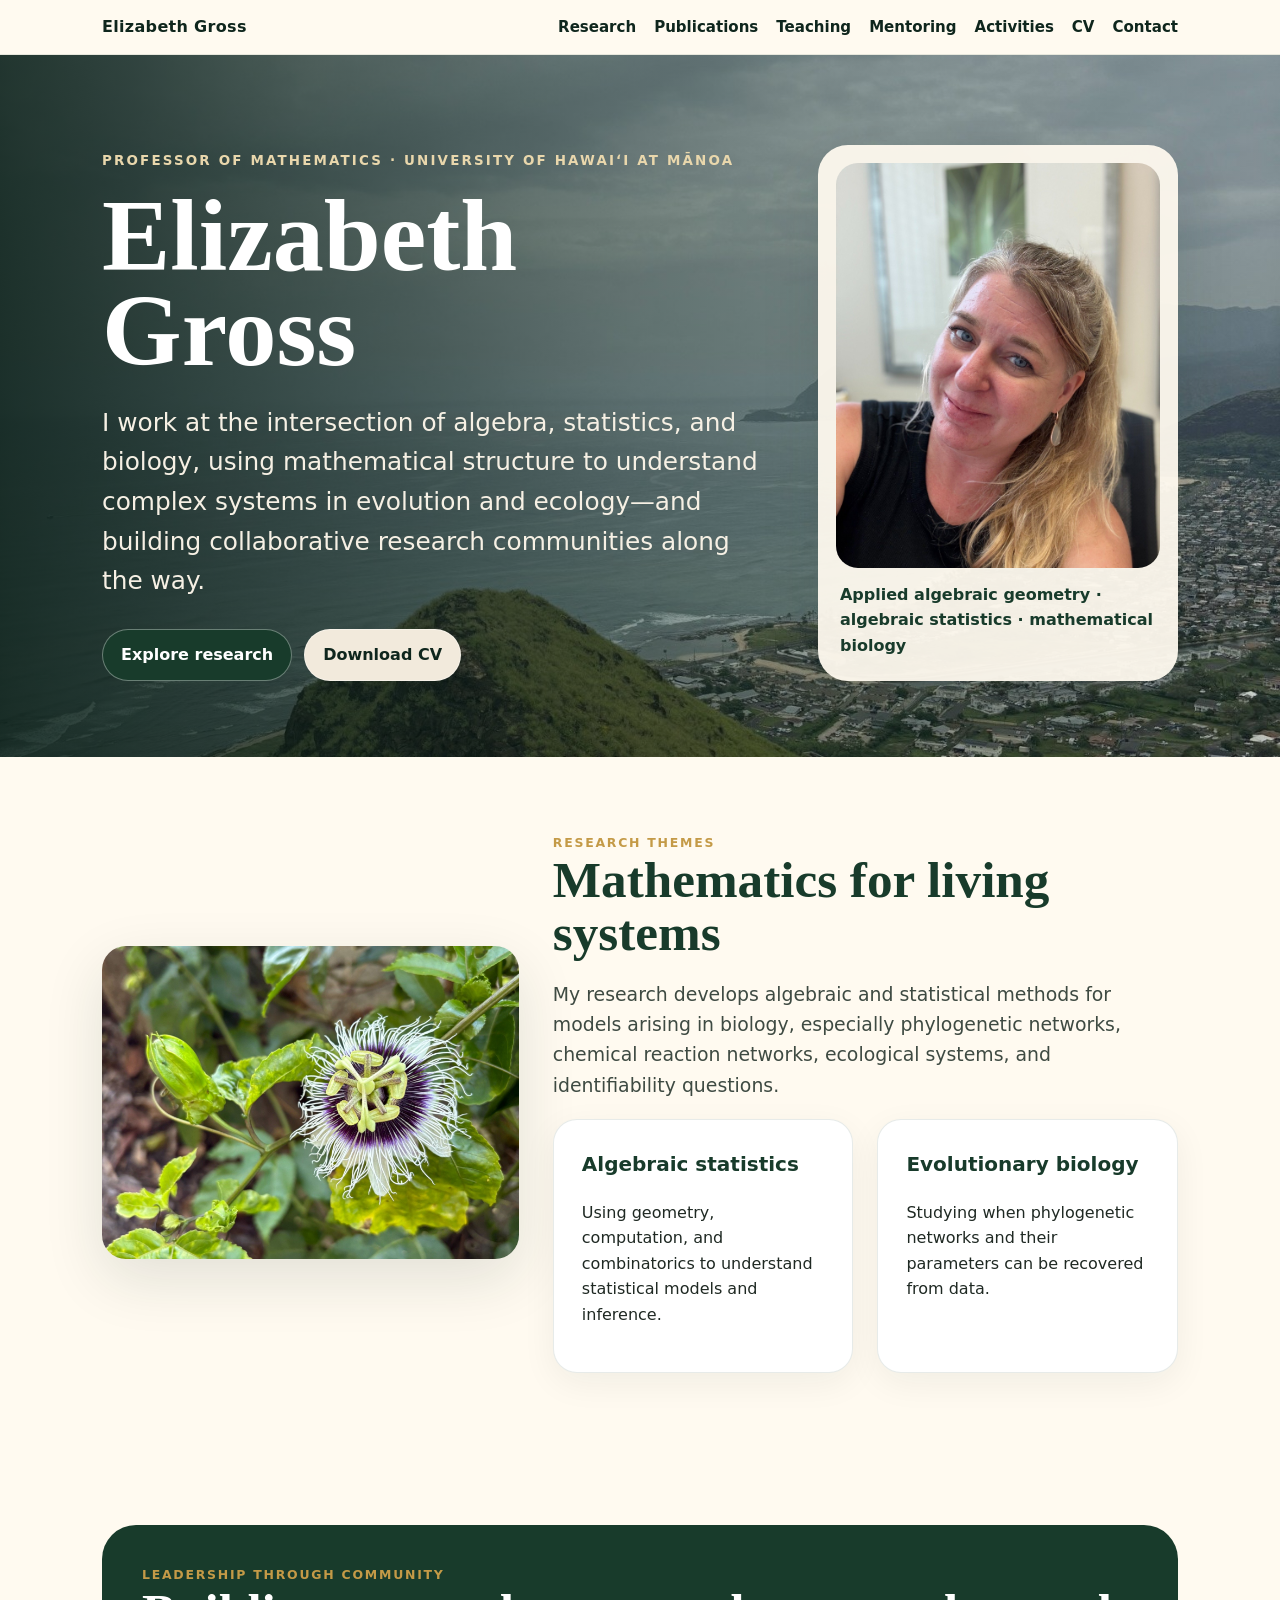
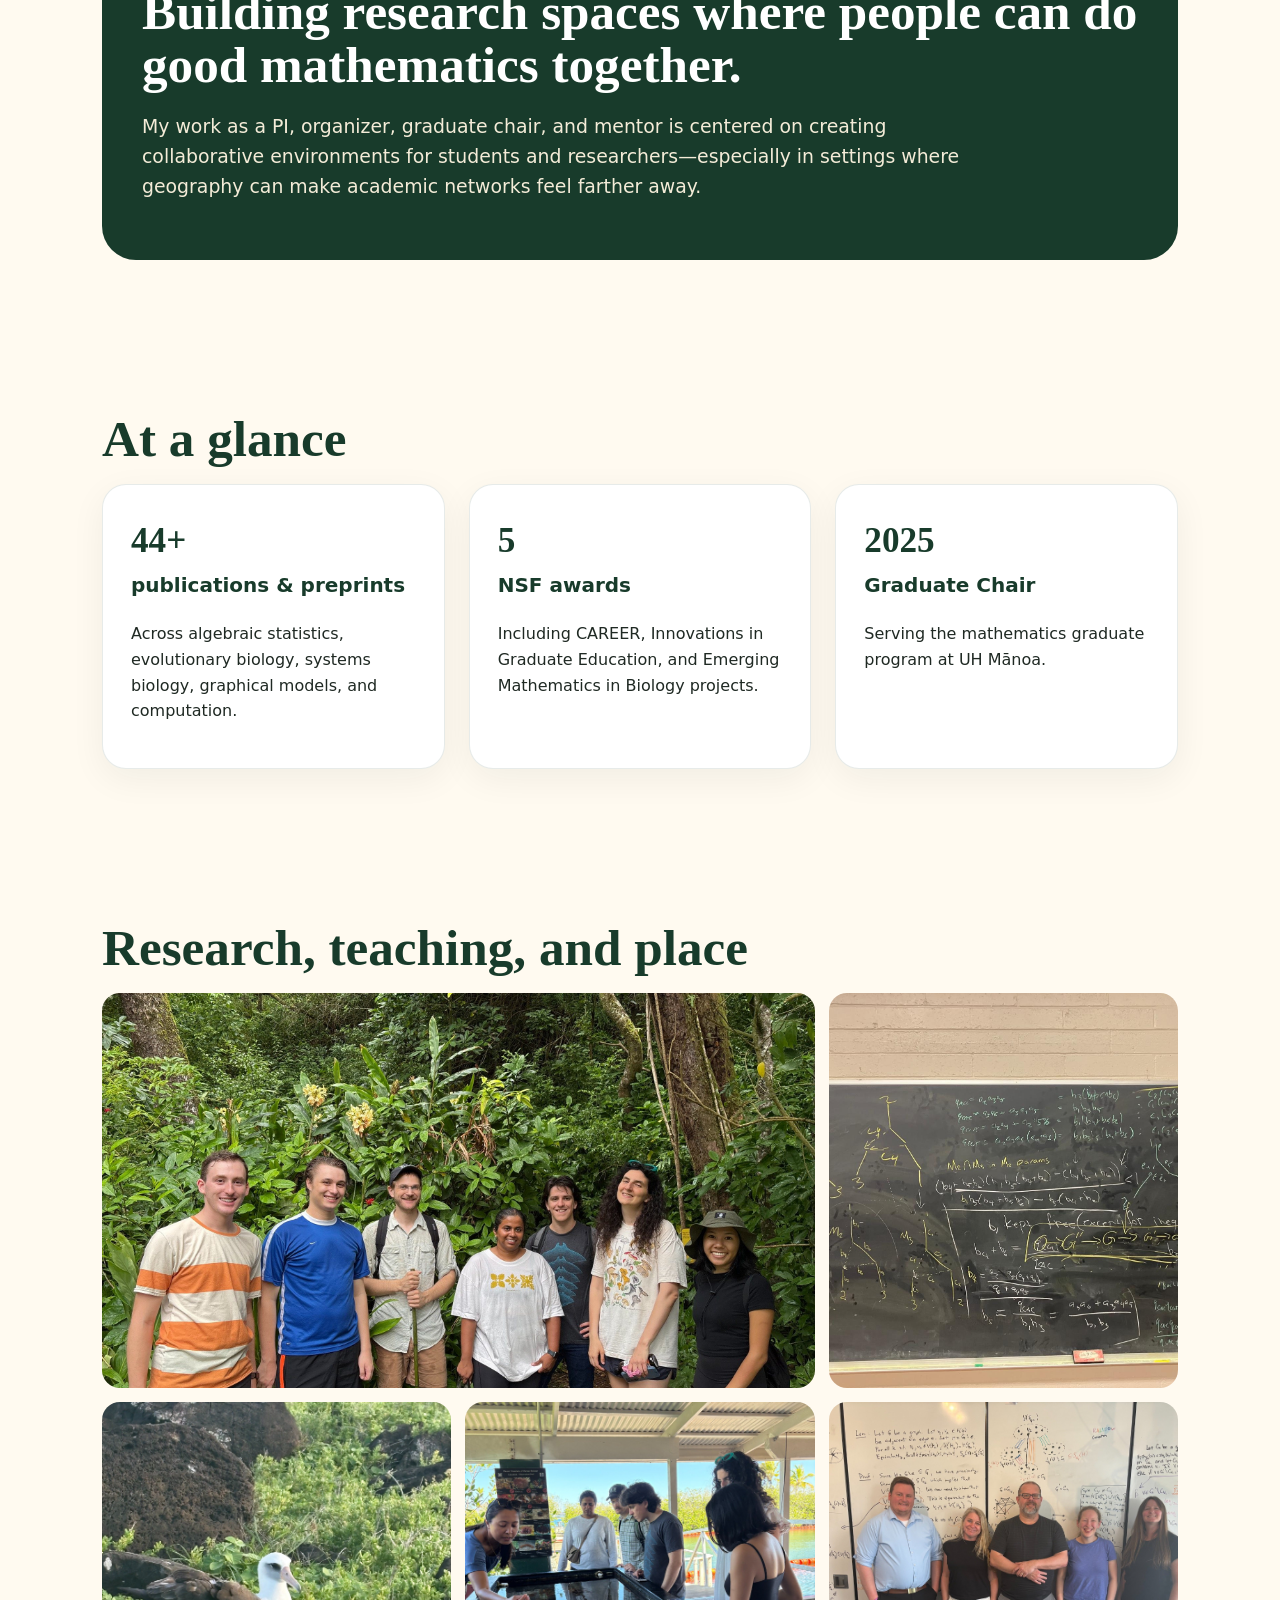
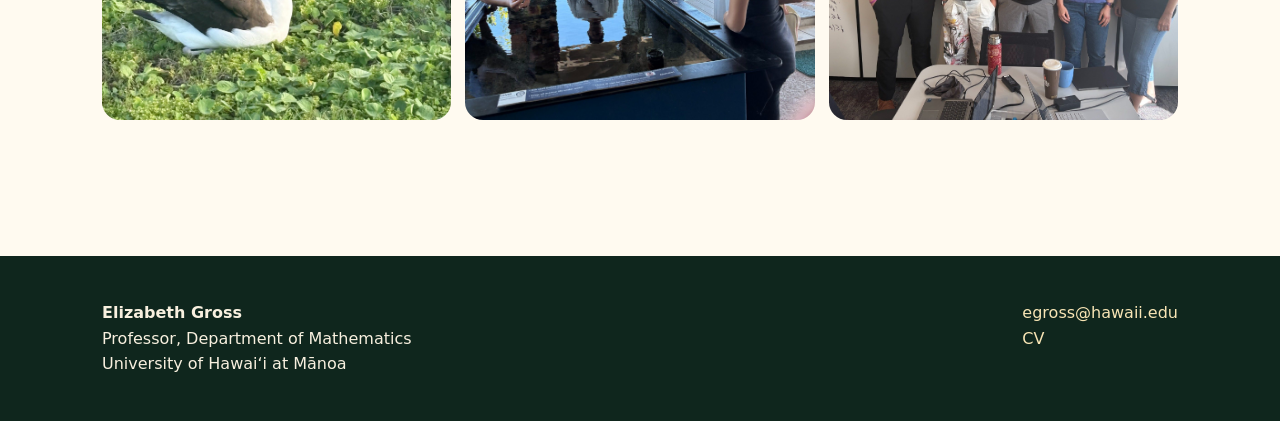
<file: index.html>
<!doctype html><html lang="en"><head><meta charset="utf-8"><meta name="viewport" content="width=device-width,initial-scale=1"><title>Elizabeth Gross | Mathematics</title><meta name="description" content="Elizabeth Gross, Professor of Mathematics at the University of Hawaiʻi at Mānoa."><link rel="stylesheet" href="assets/css/style.css"></head><body>
<header class="nav"><div class="nav-inner"><a class="brand" href="index.html">Elizabeth Gross</a><nav class="links"><a href="research.html">Research</a><a href="publications.html">Publications</a><a href="teaching.html">Teaching</a><a href="mentoring.html">Mentoring</a><a href="activities.html">Activities</a><a href="cv.html">CV</a><a href="contact.html">Contact</a></nav></div></header>
<section class="hero"><div class="hero-inner"><div><div class="eyebrow">Professor of Mathematics · University of Hawaiʻi at Mānoa</div><h1>Elizabeth Gross</h1><p class="tagline">I work at the intersection of algebra, statistics, and biology, using mathematical structure to understand complex systems in evolution and ecology—and building collaborative research communities along the way.</p><div class="btns"><a class="btn dark" href="research.html">Explore research</a><a class="btn" href="assets/docs/Elizabeth-Gross-CV.pdf">Download CV</a></div></div><aside class="hero-card"><img src="assets/images/headshot-office.jpg" alt="Elizabeth Gross"><p>Applied algebraic geometry · algebraic statistics · mathematical biology</p></aside></div></section>
<main>
<section class="section feature"><img src="assets/images/passionflower.jpg" alt="Hawaiʻi forest flower"><div><div class="kicker">Research themes</div><h2>Mathematics for living systems</h2><p class="lead">My research develops algebraic and statistical methods for models arising in biology, especially phylogenetic networks, chemical reaction networks, ecological systems, and identifiability questions.</p><div class="grid two"><div class="card"><h3>Algebraic statistics</h3><p>Using geometry, computation, and combinatorics to understand statistical models and inference.</p></div><div class="card"><h3>Evolutionary biology</h3><p>Studying when phylogenetic networks and their parameters can be recovered from data.</p></div></div></div></section>
<section class="section"><div class="quote"><div class="kicker">Leadership through community</div><h2>Building research spaces where people can do good mathematics together.</h2><p class="lead">My work as a PI, organizer, graduate chair, and mentor is centered on creating collaborative environments for students and researchers—especially in settings where geography can make academic networks feel farther away.</p></div></section>
<section class="section"><h2>At a glance</h2><div class="grid three"><div class="card"><div class="stat">44+</div><h3>publications & preprints</h3><p>Across algebraic statistics, evolutionary biology, systems biology, graphical models, and computation.</p></div><div class="card"><div class="stat">5</div><h3>NSF awards</h3><p>Including CAREER, Innovations in Graduate Education, and Emerging Mathematics in Biology projects.</p></div><div class="card"><div class="stat">2025</div><h3>Graduate Chair</h3><p>Serving the mathematics graduate program at UH Mānoa.</p></div></div></section>
<section class="section"><h2>Research, teaching, and place</h2><div class="gallery"><img class="span8" src="assets/images/forest-students.jpg" alt="Students in a Hawaiʻi forest"><img class="span4" src="assets/images/blackboard-phylo.jpg" alt="Blackboard with phylogenetic models"><img class="span4" src="assets/images/albatross-close.jpg" alt="Albatross in vegetation"><img class="span4" src="assets/images/himb-learning.jpg" alt="Students learning at HIMB"><img class="span4" src="assets/images/research-group-board.jpg" alt="Research group in front of whiteboard"></div></section>
</main><footer class="footer"><div class="footer-inner"><div><strong>Elizabeth Gross</strong><br>Professor, Department of Mathematics<br>University of Hawaiʻi at Mānoa</div><div><a href="mailto:egross@hawaii.edu">egross@hawaii.edu</a><br><a href="assets/docs/Elizabeth-Gross-CV.pdf">CV</a></div></div></footer></body></html>
</file>
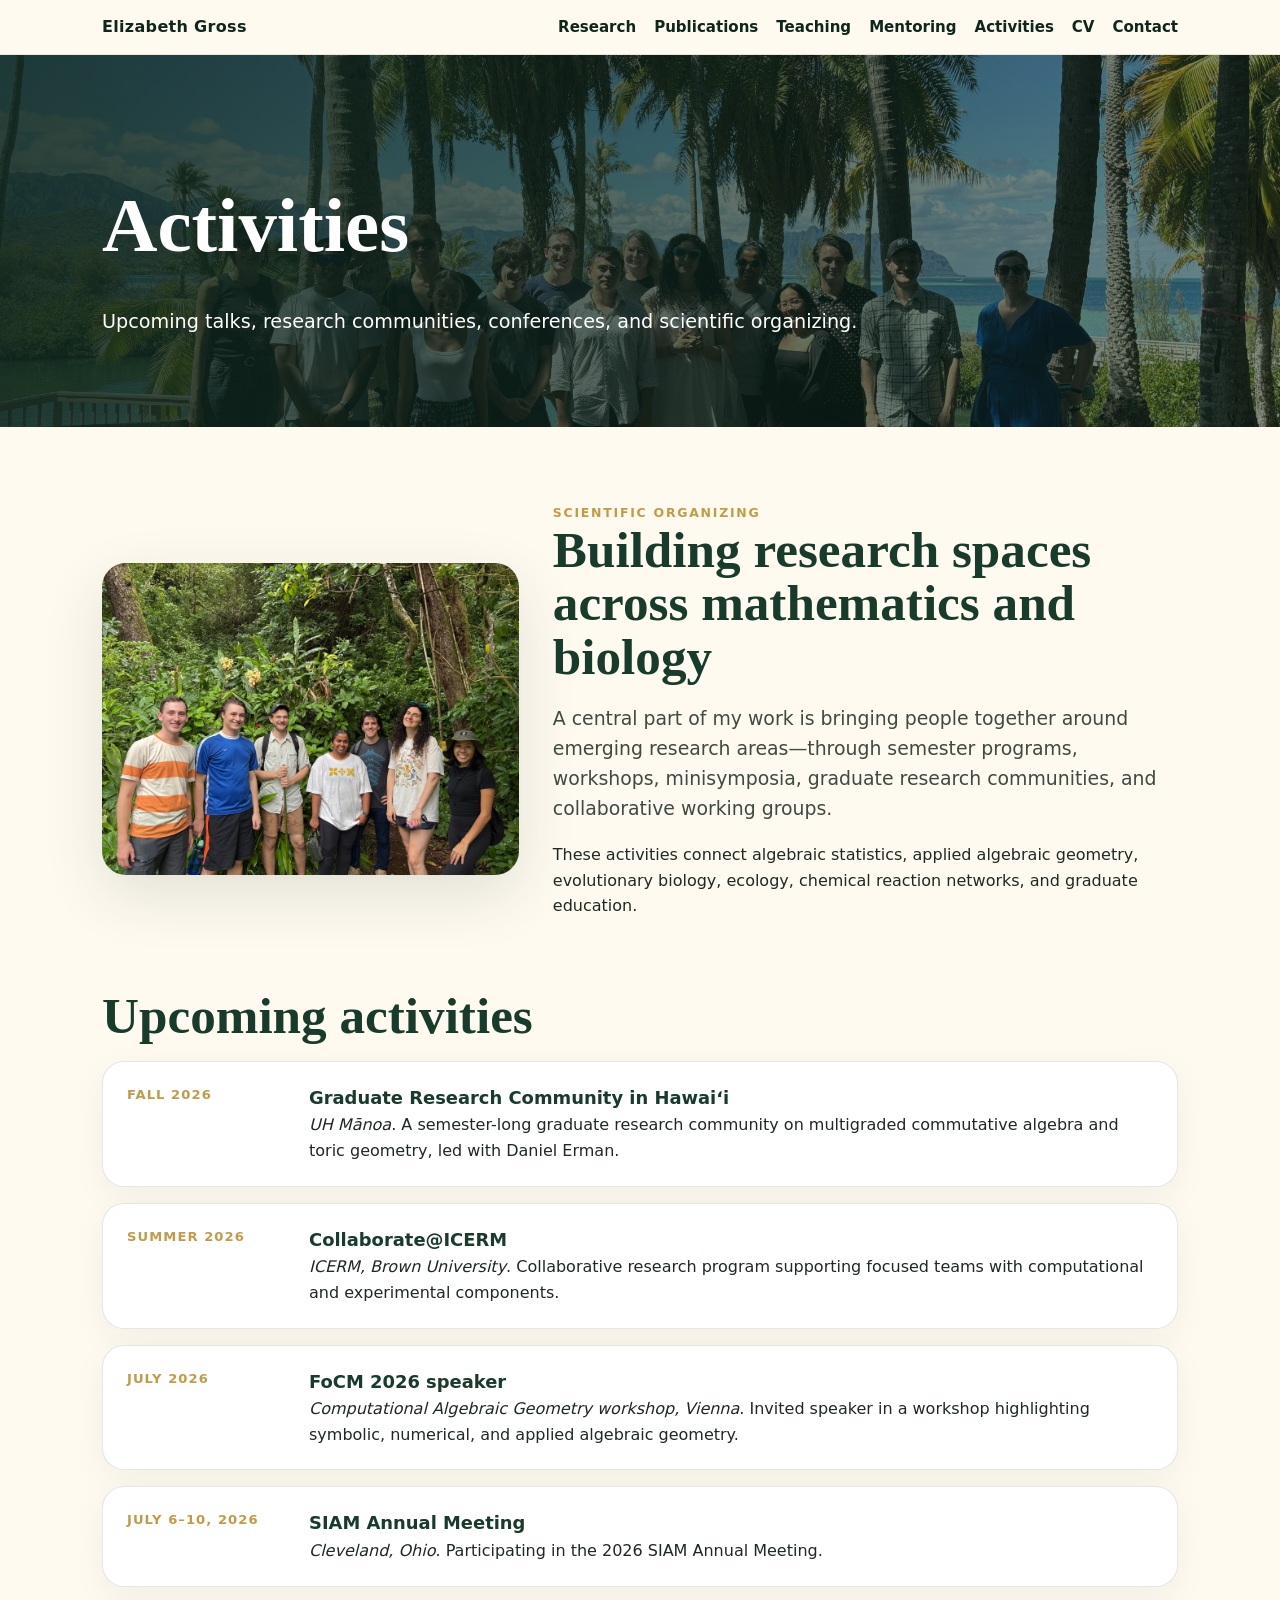
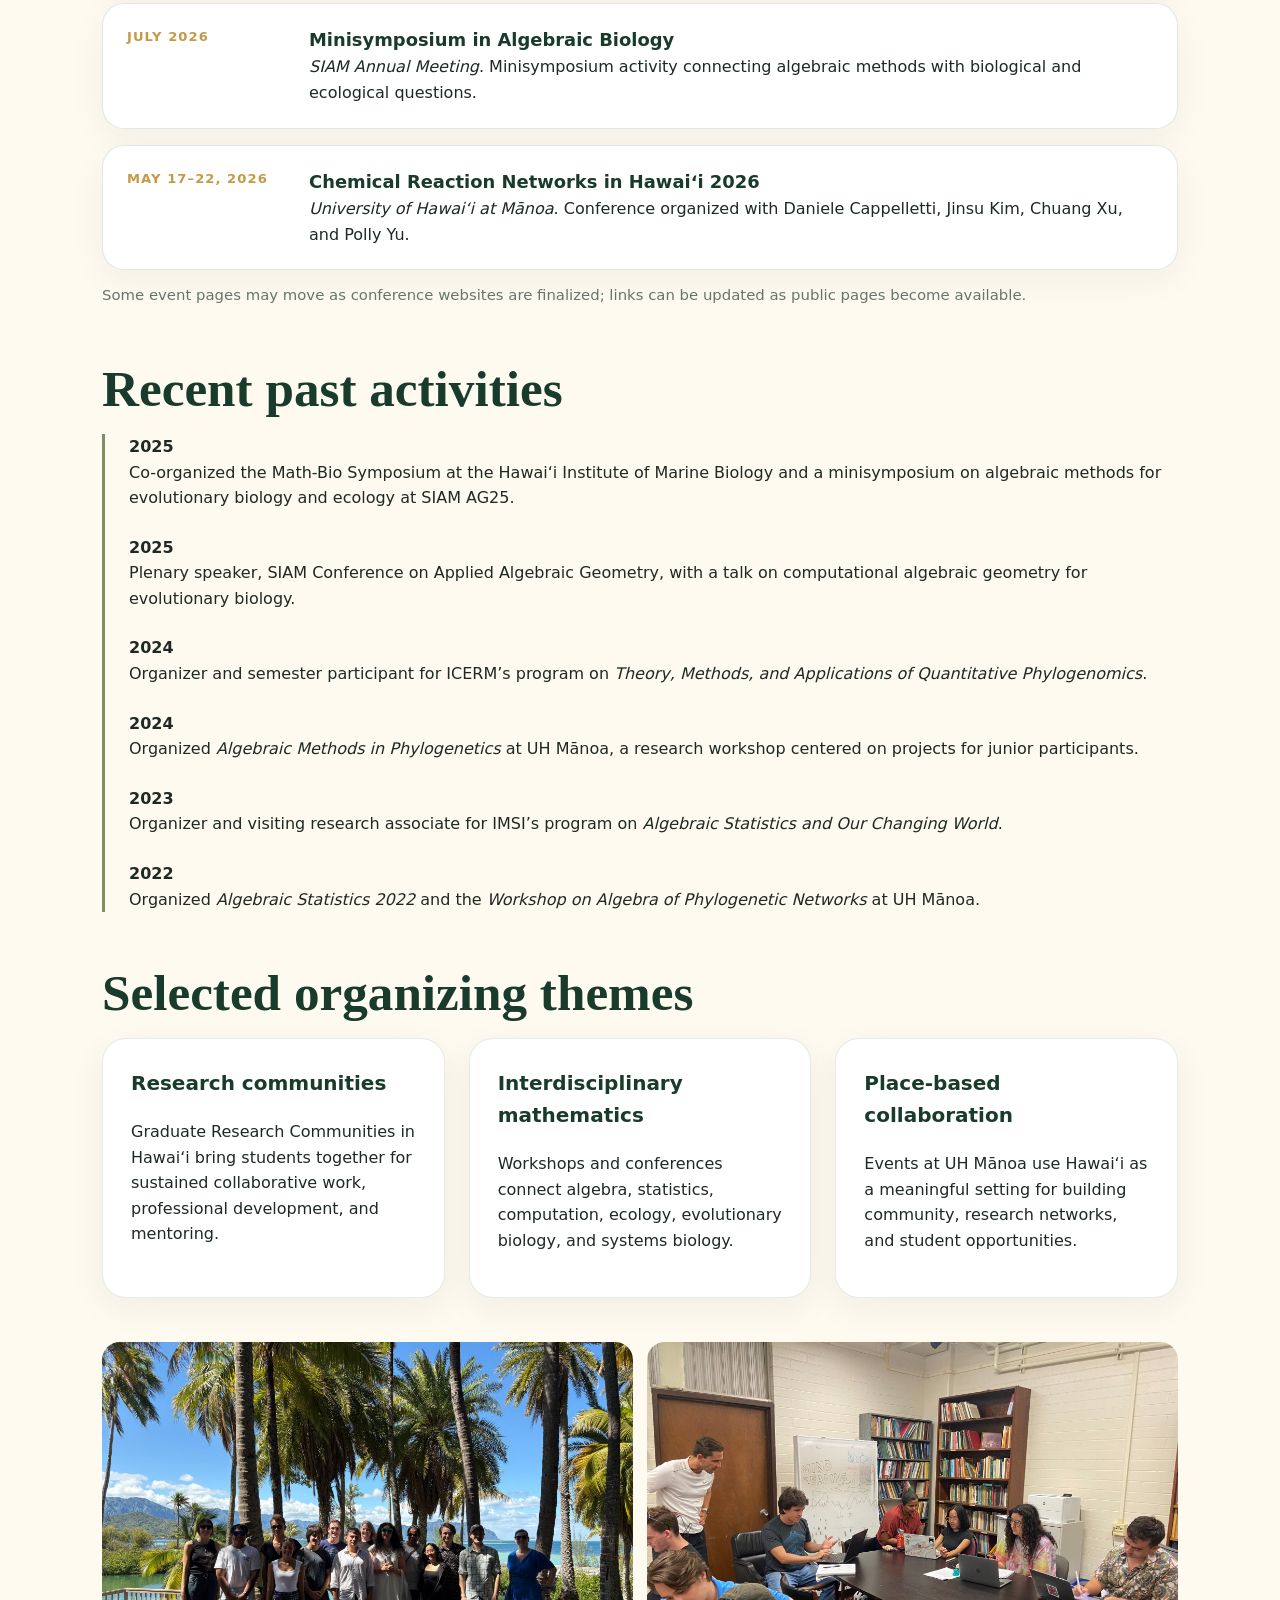
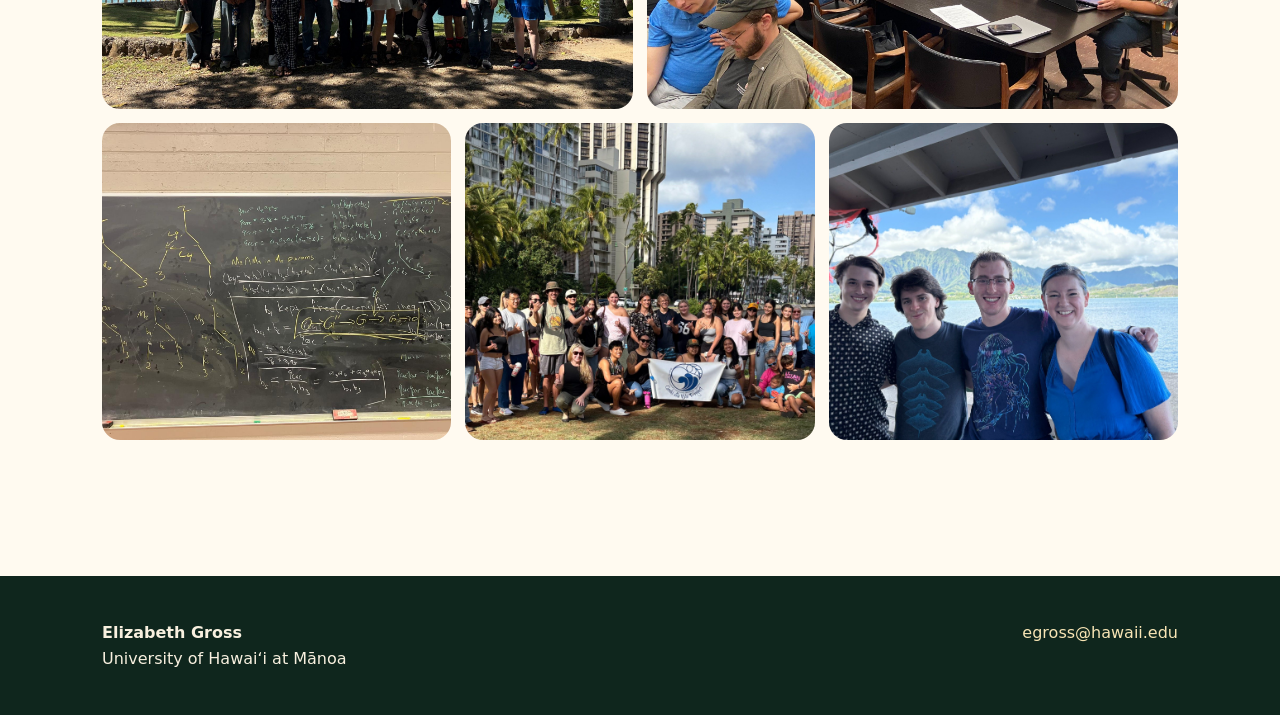
<file: activities.html>
<!doctype html><html lang="en"><head><meta charset="utf-8"><meta name="viewport" content="width=device-width,initial-scale=1"><title>Activities | Elizabeth Gross</title><link rel="stylesheet" href="assets/css/style.css"></head><body><header class="nav"><div class="nav-inner"><a class="brand" href="index.html">Elizabeth Gross</a><nav class="links"><a href="research.html">Research</a><a href="publications.html">Publications</a><a href="teaching.html">Teaching</a><a href="mentoring.html">Mentoring</a><a href="activities.html">Activities</a><a href="cv.html">CV</a><a href="contact.html">Contact</a></nav></div></header><section class="page-hero activities-hero"><div class="section"><h1>Activities</h1><p>Upcoming talks, research communities, conferences, and scientific organizing.</p></div></section><main class="section"><div class="feature"><img src="assets/images/forest-students.jpg" alt="Students in a Hawaiʻi forest"><div><div class="kicker">Scientific organizing</div><h2>Building research spaces across mathematics and biology</h2><p class="lead">A central part of my work is bringing people together around emerging research areas—through semester programs, workshops, minisymposia, graduate research communities, and collaborative working groups.</p><p>These activities connect algebraic statistics, applied algebraic geometry, evolutionary biology, ecology, chemical reaction networks, and graduate education.</p></div></div>
<section style="margin-top:54px"><h2>Upcoming activities</h2><div class="event-list">
<a class="event-card" href="https://sites.google.com/hawaii.edu/ige-advertisement-fall2026/home"><span class="event-date">Fall 2026</span><span><strong>Graduate Research Community in Hawaiʻi</strong><br><em>UH Mānoa</em>. A semester-long graduate research community on multigraded commutative algebra and toric geometry, led with Daniel Erman.</span></a>
<a class="event-card" href="https://icerm.brown.edu/collaborate"><span class="event-date">Summer 2026</span><span><strong>Collaborate@ICERM</strong><br><em>ICERM, Brown University</em>. Collaborative research program supporting focused teams with computational and experimental components.</span></a>
<a class="event-card" href="https://focm2026.univie.ac.at/?page_id=1504"><span class="event-date">July 2026</span><span><strong>FoCM 2026 speaker</strong><br><em>Computational Algebraic Geometry workshop, Vienna</em>. Invited speaker in a workshop highlighting symbolic, numerical, and applied algebraic geometry.</span></a>
<a class="event-card" href="https://www.siam.org/conferences-events/siam-conferences/an26/"><span class="event-date">July 6–10, 2026</span><span><strong>SIAM Annual Meeting</strong><br><em>Cleveland, Ohio</em>. Participating in the 2026 SIAM Annual Meeting.</span></a>
<a class="event-card" href="https://www.siam.org/conferences-events/siam-conferences/an26/"><span class="event-date">July 2026</span><span><strong>Minisymposium in Algebraic Biology</strong><br><em>SIAM Annual Meeting</em>. Minisymposium activity connecting algebraic methods with biological and ecological questions.</span></a>
<a class="event-card" href="https://math.hawaii.edu/wordpress/"><span class="event-date">May 17–22, 2026</span><span><strong>Chemical Reaction Networks in Hawaiʻi 2026</strong><br><em>University of Hawaiʻi at Mānoa</em>. Conference organized with Daniele Cappelletti, Jinsu Kim, Chuang Xu, and Polly Yu.</span></a>
</div><p class="small" style="margin-top:14px">Some event pages may move as conference websites are finalized; links can be updated as public pages become available.</p></section>
<section style="margin-top:54px"><h2>Recent past activities</h2><div class="timeline"><div><strong>2025</strong><br>Co-organized the Math-Bio Symposium at the Hawaiʻi Institute of Marine Biology and a minisymposium on algebraic methods for evolutionary biology and ecology at SIAM AG25.</div><div><strong>2025</strong><br>Plenary speaker, SIAM Conference on Applied Algebraic Geometry, with a talk on computational algebraic geometry for evolutionary biology.</div><div><strong>2024</strong><br>Organizer and semester participant for ICERM’s program on <em>Theory, Methods, and Applications of Quantitative Phylogenomics</em>.</div><div><strong>2024</strong><br>Organized <em>Algebraic Methods in Phylogenetics</em> at UH Mānoa, a research workshop centered on projects for junior participants.</div><div><strong>2023</strong><br>Organizer and visiting research associate for IMSI’s program on <em>Algebraic Statistics and Our Changing World</em>.</div><div><strong>2022</strong><br>Organized <em>Algebraic Statistics 2022</em> and the <em>Workshop on Algebra of Phylogenetic Networks</em> at UH Mānoa.</div></div></section>
<section style="margin-top:54px"><h2>Selected organizing themes</h2><div class="grid three"><div class="card"><h3>Research communities</h3><p>Graduate Research Communities in Hawaiʻi bring students together for sustained collaborative work, professional development, and mentoring.</p></div><div class="card"><h3>Interdisciplinary mathematics</h3><p>Workshops and conferences connect algebra, statistics, computation, ecology, evolutionary biology, and systems biology.</p></div><div class="card"><h3>Place-based collaboration</h3><p>Events at UH Mānoa use Hawaiʻi as a meaningful setting for building community, research networks, and student opportunities.</p></div></div></section>
<div class="gallery" style="margin-top:44px"><img class="span6" src="assets/images/himb-group-palms.jpg" alt="Group at HIMB"><img class="span6" src="assets/images/research-meeting.jpg" alt="Research meeting"><img class="span4" src="assets/images/blackboard-phylo.jpg" alt="Blackboard with phylogenetic models"><img class="span4" src="assets/images/ala-wai-group.jpg" alt="Ala Wai group"><img class="span4" src="assets/images/kaneohe-students.jpg" alt="Students in Kāneʻohe"></div></main><footer class="footer"><div class="footer-inner"><div><strong>Elizabeth Gross</strong><br>University of Hawaiʻi at Mānoa</div><div><a href="mailto:egross@hawaii.edu">egross@hawaii.edu</a></div></div></footer></body></html>
</file>
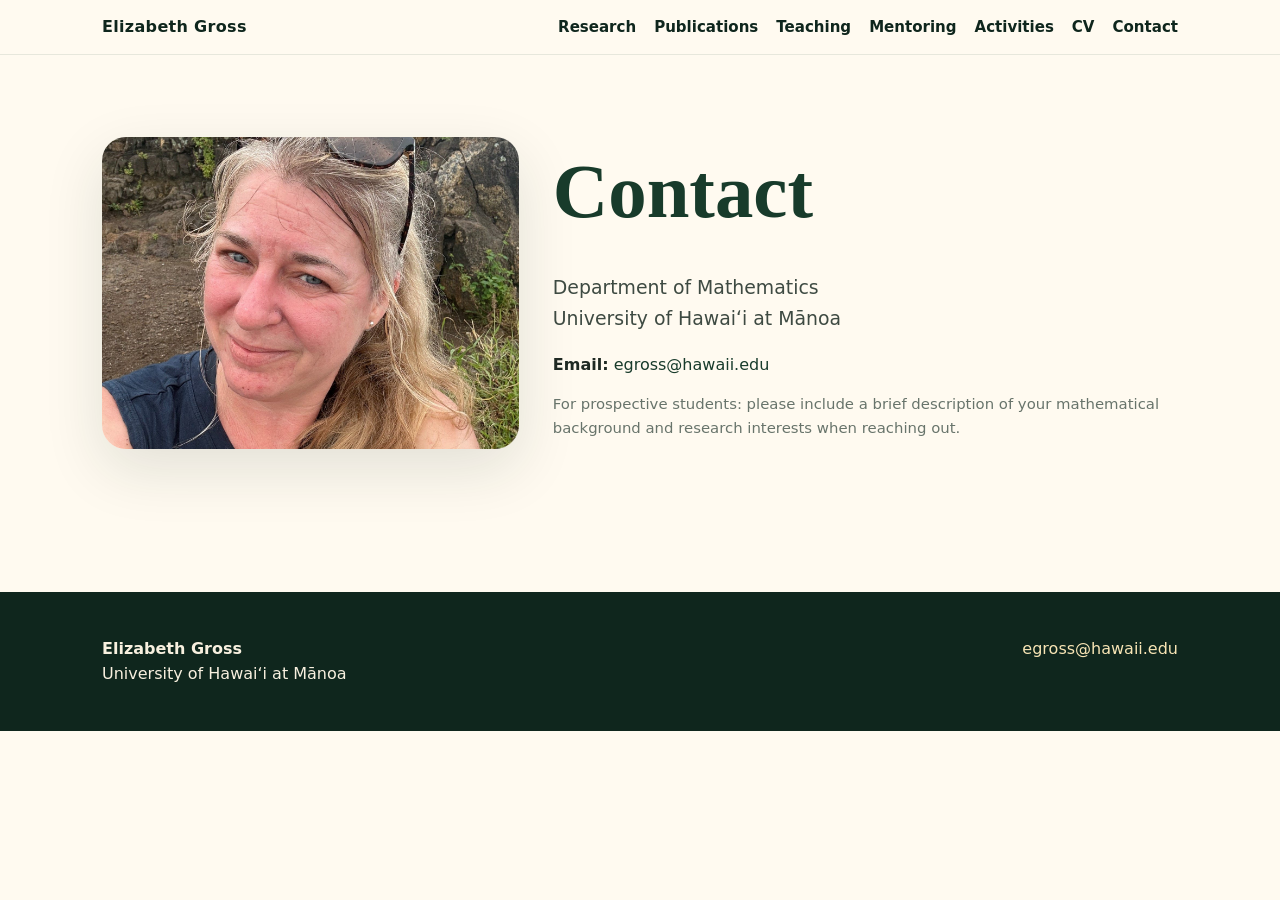
<file: contact.html>
<!doctype html><html lang="en"><head><meta charset="utf-8"><meta name="viewport" content="width=device-width,initial-scale=1"><title>Contact | Elizabeth Gross</title><link rel="stylesheet" href="assets/css/style.css"></head><body><header class="nav"><div class="nav-inner"><a class="brand" href="index.html">Elizabeth Gross</a><nav class="links"><a href="research.html">Research</a><a href="publications.html">Publications</a><a href="teaching.html">Teaching</a><a href="mentoring.html">Mentoring</a><a href="activities.html">Activities</a><a href="cv.html">CV</a><a href="contact.html">Contact</a></nav></div></header><main class="section"><div class="feature"><img src="assets/images/headshot-outdoor.jpg" alt="Elizabeth Gross outdoors"><div><h1 style="font-family:Georgia,serif;font-size:clamp(2.8rem,6vw,5rem);color:var(--forest);margin:0">Contact</h1><p class="lead">Department of Mathematics<br>University of Hawaiʻi at Mānoa</p><p><strong>Email:</strong> <a href="mailto:egross@hawaii.edu">egross@hawaii.edu</a></p><p class="small">For prospective students: please include a brief description of your mathematical background and research interests when reaching out.</p></div></div></main><footer class="footer"><div class="footer-inner"><div><strong>Elizabeth Gross</strong><br>University of Hawaiʻi at Mānoa</div><div><a href="mailto:egross@hawaii.edu">egross@hawaii.edu</a></div></div></footer></body></html>
</file>
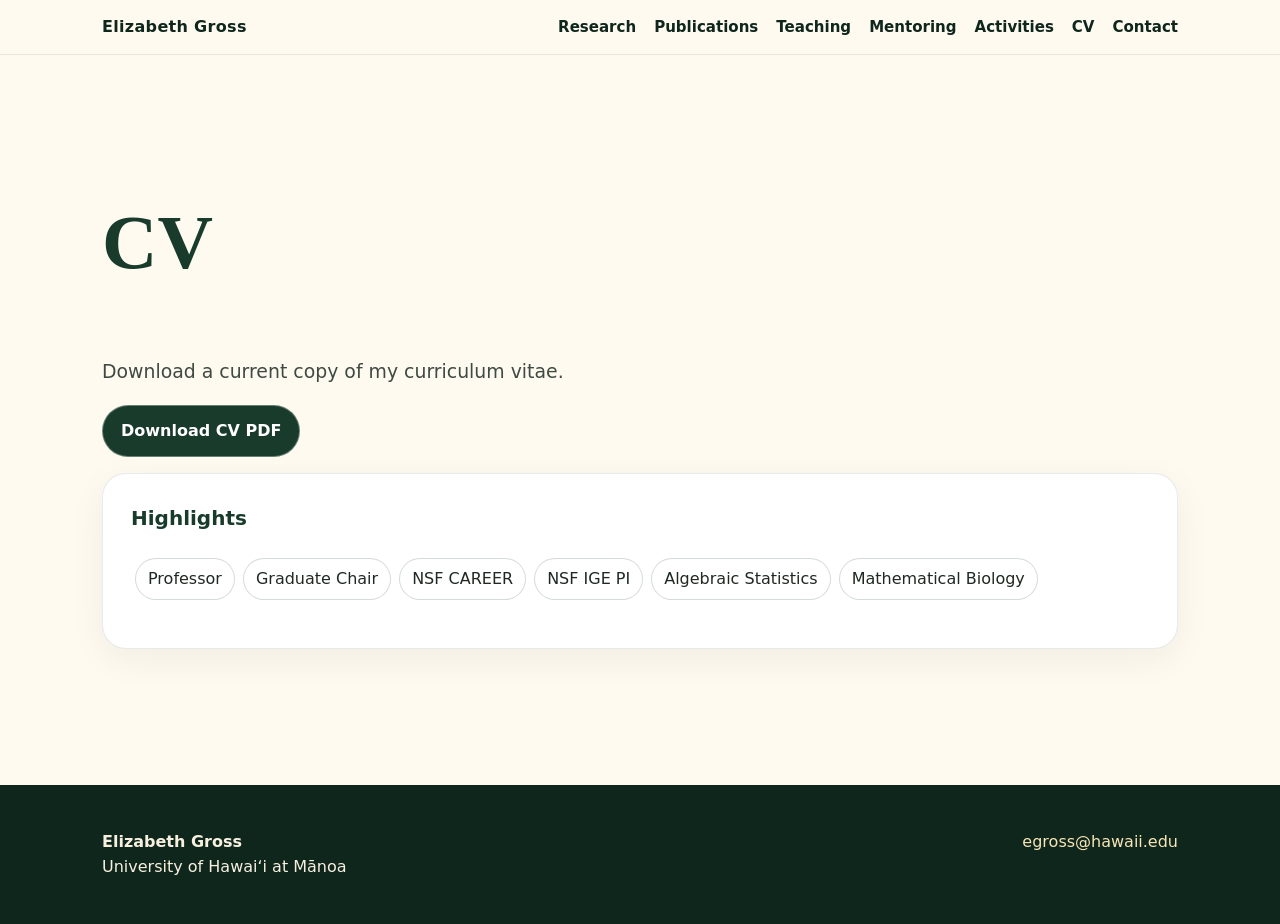
<file: cv.html>
<!doctype html><html lang="en"><head><meta charset="utf-8"><meta name="viewport" content="width=device-width,initial-scale=1"><title>CV | Elizabeth Gross</title><link rel="stylesheet" href="assets/css/style.css"></head><body><header class="nav"><div class="nav-inner"><a class="brand" href="index.html">Elizabeth Gross</a><nav class="links"><a href="research.html">Research</a><a href="publications.html">Publications</a><a href="teaching.html">Teaching</a><a href="mentoring.html">Mentoring</a><a href="activities.html">Activities</a><a href="cv.html">CV</a><a href="contact.html">Contact</a></nav></div></header><main class="section"><h1 style="font-family:Georgia,serif;font-size:clamp(2.8rem,6vw,5rem);color:var(--forest)">CV</h1><p class="lead">Download a current copy of my curriculum vitae.</p><p><a class="btn dark" href="assets/docs/Elizabeth-Gross-CV.pdf">Download CV PDF</a></p><div class="card"><h3>Highlights</h3><p><span class="pill">Professor</span><span class="pill">Graduate Chair</span><span class="pill">NSF CAREER</span><span class="pill">NSF IGE PI</span><span class="pill">Algebraic Statistics</span><span class="pill">Mathematical Biology</span></p></div></main><footer class="footer"><div class="footer-inner"><div><strong>Elizabeth Gross</strong><br>University of Hawaiʻi at Mānoa</div><div><a href="mailto:egross@hawaii.edu">egross@hawaii.edu</a></div></div></footer></body></html>
</file>
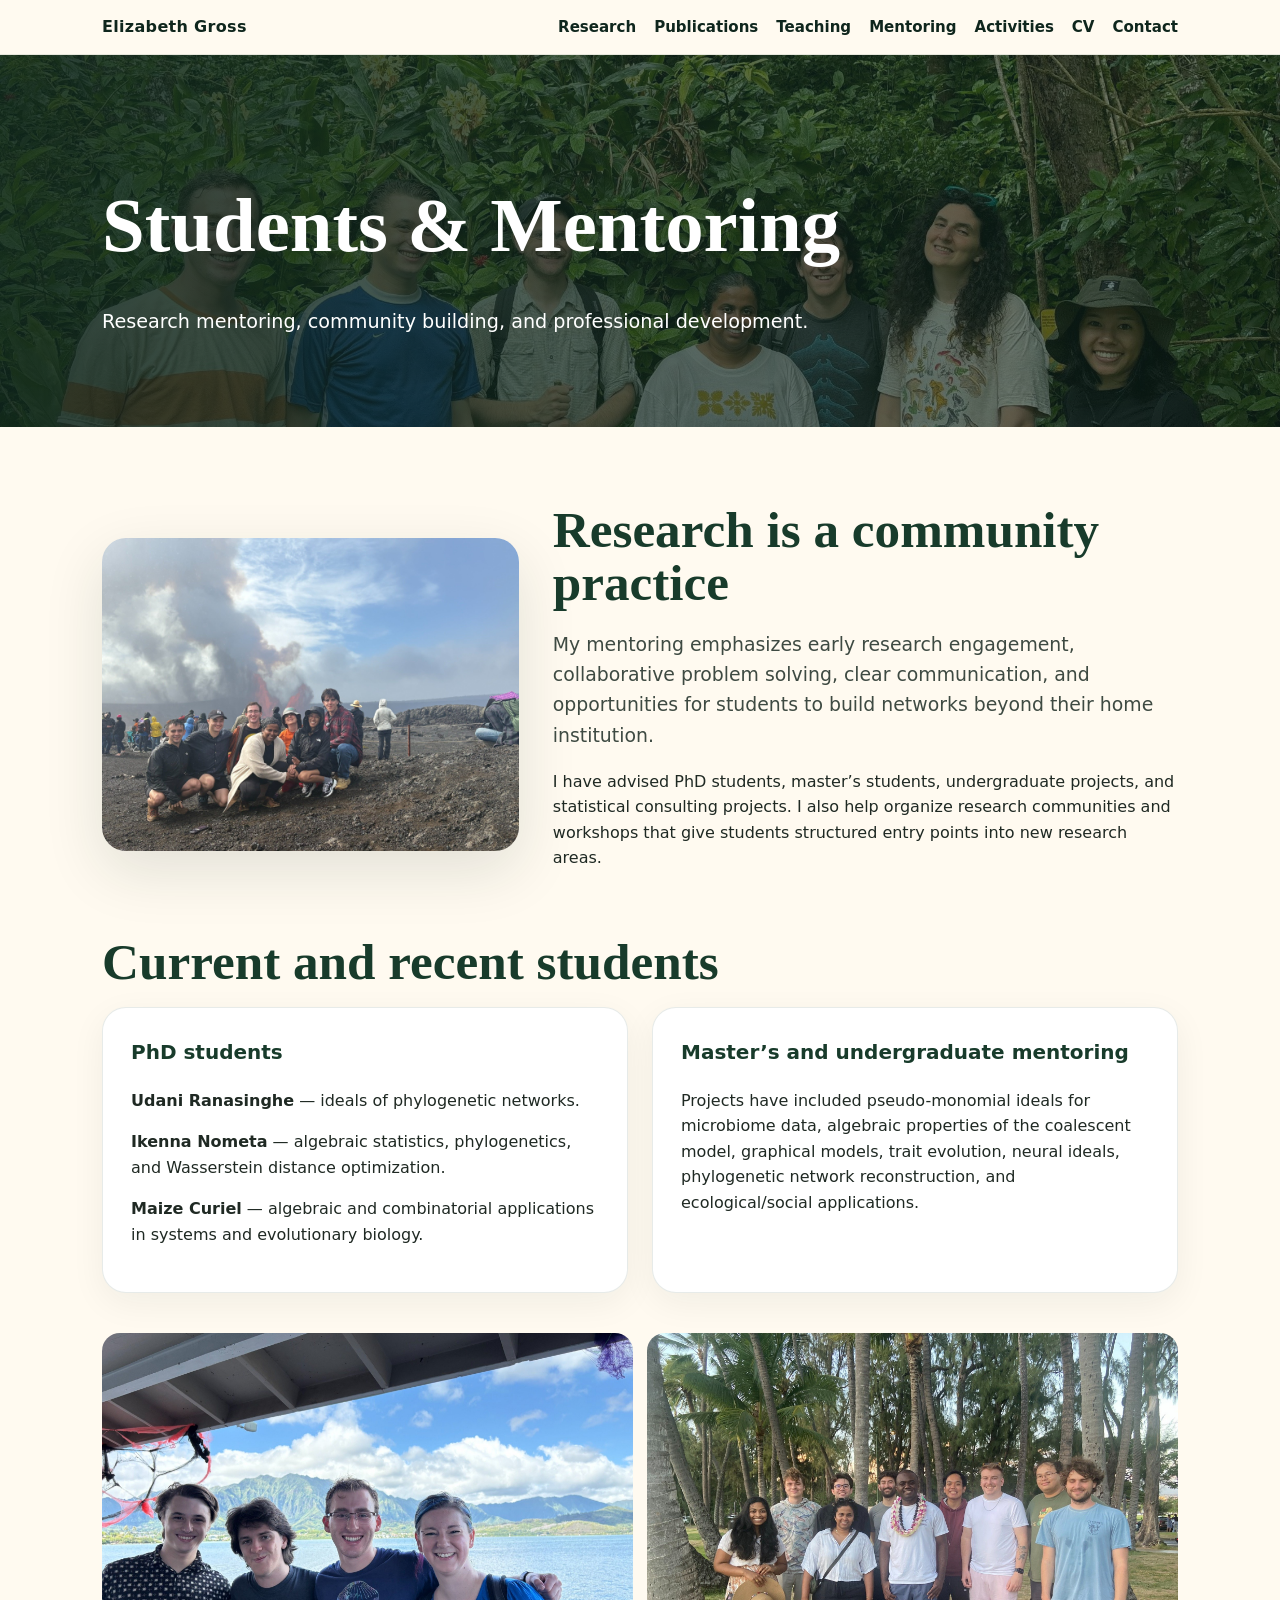
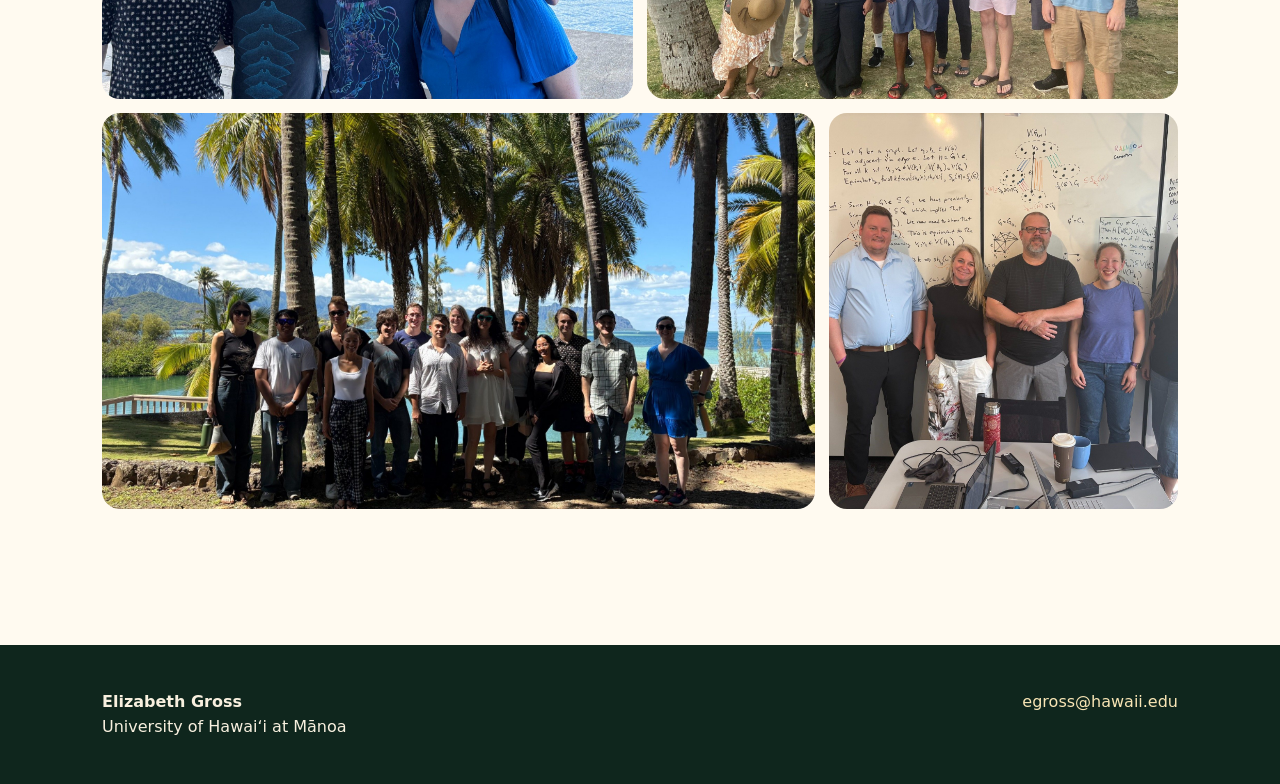
<file: mentoring.html>
<!doctype html><html lang="en"><head><meta charset="utf-8"><meta name="viewport" content="width=device-width,initial-scale=1"><title>Mentoring | Elizabeth Gross</title><link rel="stylesheet" href="assets/css/style.css"></head><body><header class="nav"><div class="nav-inner"><a class="brand" href="index.html">Elizabeth Gross</a><nav class="links"><a href="research.html">Research</a><a href="publications.html">Publications</a><a href="teaching.html">Teaching</a><a href="mentoring.html">Mentoring</a><a href="activities.html">Activities</a><a href="cv.html">CV</a><a href="contact.html">Contact</a></nav></div></header><section class="page-hero"><div class="section"><h1>Students & Mentoring</h1><p>Research mentoring, community building, and professional development.</p></div></section><main class="section"><div class="feature"><img src="assets/images/volcano-students.jpg" alt="Students at a volcano site"><div><h2>Research is a community practice</h2><p class="lead">My mentoring emphasizes early research engagement, collaborative problem solving, clear communication, and opportunities for students to build networks beyond their home institution.</p><p>I have advised PhD students, master’s students, undergraduate projects, and statistical consulting projects. I also help organize research communities and workshops that give students structured entry points into new research areas.</p></div></div><section style="margin-top:48px"><h2>Current and recent students</h2><div class="grid two"><div class="card"><h3>PhD students</h3><p><strong>Udani Ranasinghe</strong> — ideals of phylogenetic networks.</p><p><strong>Ikenna Nometa</strong> — algebraic statistics, phylogenetics, and Wasserstein distance optimization.</p><p><strong>Maize Curiel</strong> — algebraic and combinatorial applications in systems and evolutionary biology.</p></div><div class="card"><h3>Master’s and undergraduate mentoring</h3><p>Projects have included pseudo-monomial ideals for microbiome data, algebraic properties of the coalescent model, graphical models, trait evolution, neural ideals, phylogenetic network reconstruction, and ecological/social applications.</p></div></div></section><div class="gallery" style="margin-top:40px"><img class="span6" src="assets/images/kaneohe-students.jpg" alt="Students by Kāneʻohe Bay"><img class="span6" src="assets/images/student-group-palms-evening.jpg" alt="Student group among palm trees"><img class="span8" src="assets/images/himb-group-palms.jpg" alt="Group photo with palms"><img class="span4" src="assets/images/research-group-board.jpg" alt="Research group"></div></main><footer class="footer"><div class="footer-inner"><div><strong>Elizabeth Gross</strong><br>University of Hawaiʻi at Mānoa</div><div><a href="mailto:egross@hawaii.edu">egross@hawaii.edu</a></div></div></footer></body></html>
</file>
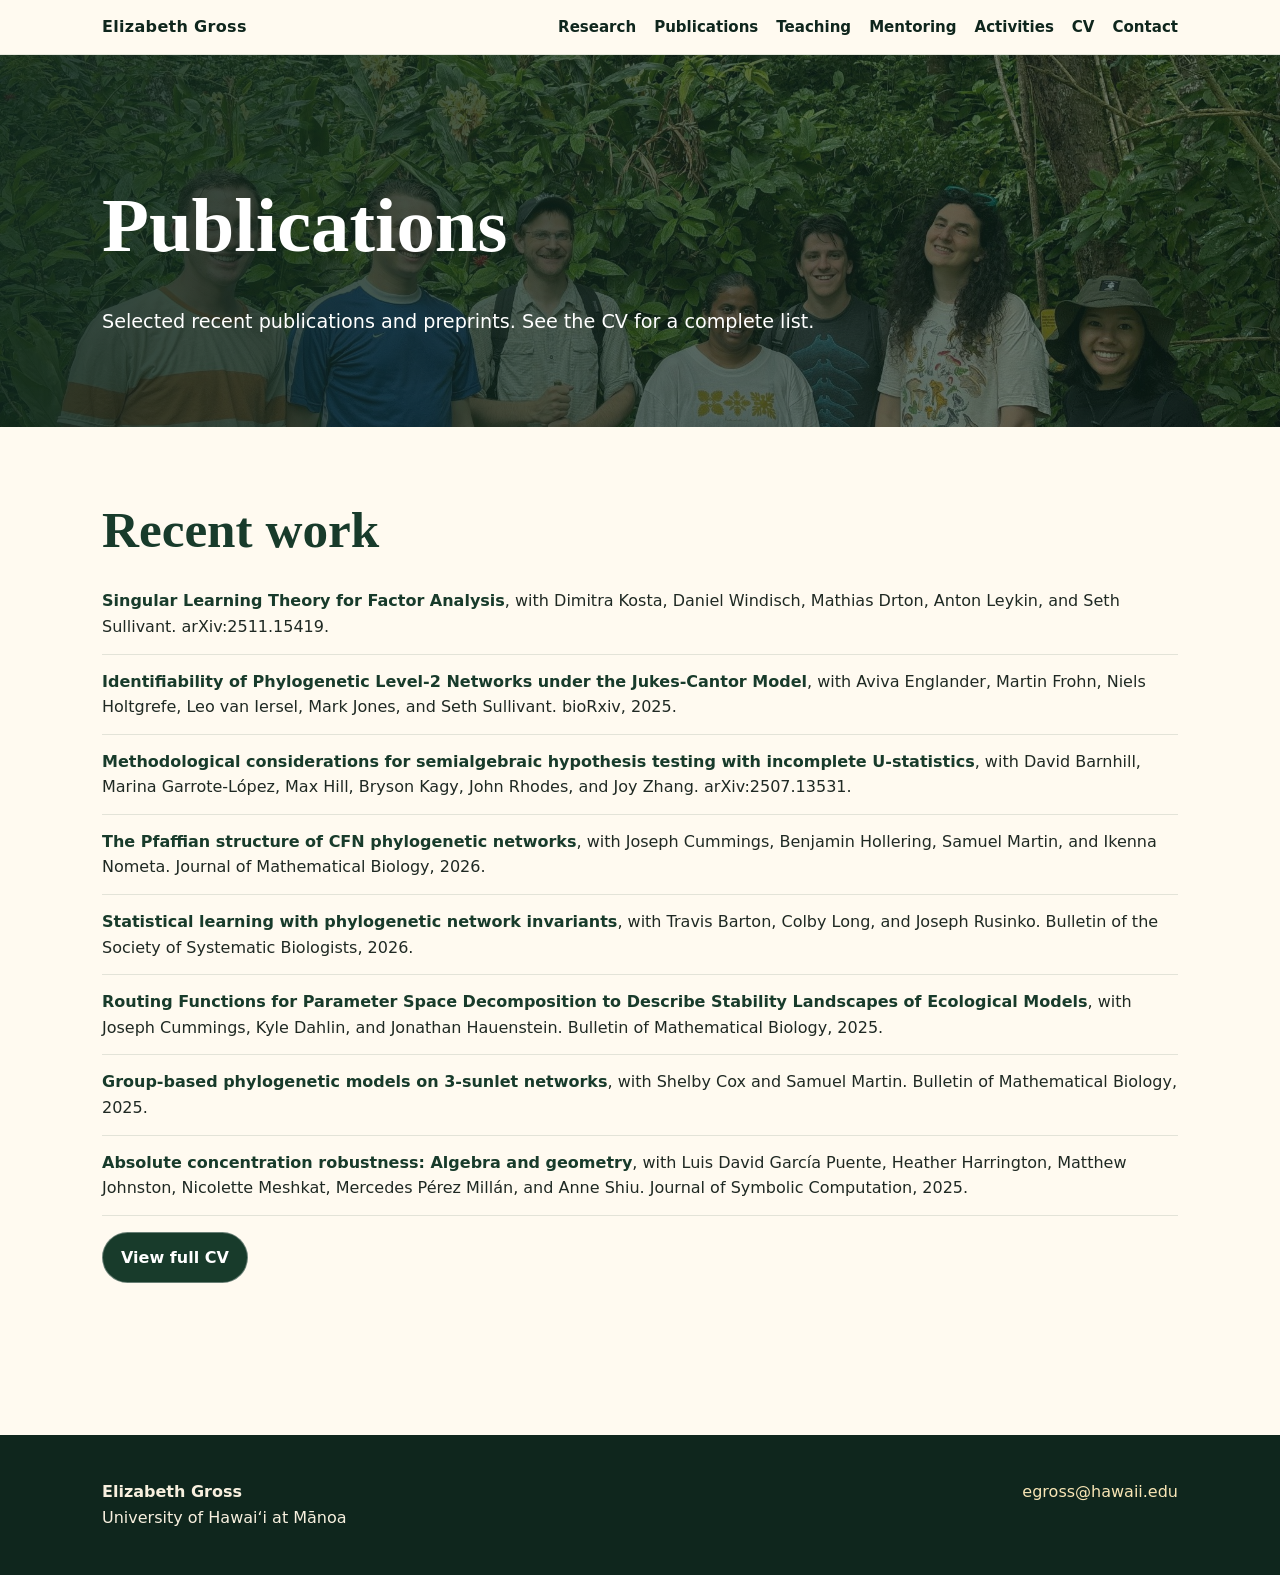
<file: publications.html>
<!doctype html><html lang="en"><head><meta charset="utf-8"><meta name="viewport" content="width=device-width,initial-scale=1"><title>Publications | Elizabeth Gross</title><link rel="stylesheet" href="assets/css/style.css"></head><body><header class="nav"><div class="nav-inner"><a class="brand" href="index.html">Elizabeth Gross</a><nav class="links"><a href="research.html">Research</a><a href="publications.html">Publications</a><a href="teaching.html">Teaching</a><a href="mentoring.html">Mentoring</a><a href="activities.html">Activities</a><a href="cv.html">CV</a><a href="contact.html">Contact</a></nav></div></header><section class="page-hero"><div class="section"><h1>Publications</h1><p>Selected recent publications and preprints. See the CV for a complete list.</p></div></section><main class="section"><h2>Recent work</h2><ul class="pub-list"><li><strong>Singular Learning Theory for Factor Analysis</strong>, with Dimitra Kosta, Daniel Windisch, Mathias Drton, Anton Leykin, and Seth Sullivant. arXiv:2511.15419.</li><li><strong>Identifiability of Phylogenetic Level-2 Networks under the Jukes-Cantor Model</strong>, with Aviva Englander, Martin Frohn, Niels Holtgrefe, Leo van Iersel, Mark Jones, and Seth Sullivant. bioRxiv, 2025.</li><li><strong>Methodological considerations for semialgebraic hypothesis testing with incomplete U-statistics</strong>, with David Barnhill, Marina Garrote-López, Max Hill, Bryson Kagy, John Rhodes, and Joy Zhang. arXiv:2507.13531.</li><li><strong>The Pfaffian structure of CFN phylogenetic networks</strong>, with Joseph Cummings, Benjamin Hollering, Samuel Martin, and Ikenna Nometa. Journal of Mathematical Biology, 2026.</li><li><strong>Statistical learning with phylogenetic network invariants</strong>, with Travis Barton, Colby Long, and Joseph Rusinko. Bulletin of the Society of Systematic Biologists, 2026.</li><li><strong>Routing Functions for Parameter Space Decomposition to Describe Stability Landscapes of Ecological Models</strong>, with Joseph Cummings, Kyle Dahlin, and Jonathan Hauenstein. Bulletin of Mathematical Biology, 2025.</li><li><strong>Group-based phylogenetic models on 3-sunlet networks</strong>, with Shelby Cox and Samuel Martin. Bulletin of Mathematical Biology, 2025.</li><li><strong>Absolute concentration robustness: Algebra and geometry</strong>, with Luis David García Puente, Heather Harrington, Matthew Johnston, Nicolette Meshkat, Mercedes Pérez Millán, and Anne Shiu. Journal of Symbolic Computation, 2025.</li></ul><p><a class="btn dark" href="assets/docs/Elizabeth-Gross-CV.pdf">View full CV</a></p></main><footer class="footer"><div class="footer-inner"><div><strong>Elizabeth Gross</strong><br>University of Hawaiʻi at Mānoa</div><div><a href="mailto:egross@hawaii.edu">egross@hawaii.edu</a></div></div></footer></body></html>
</file>
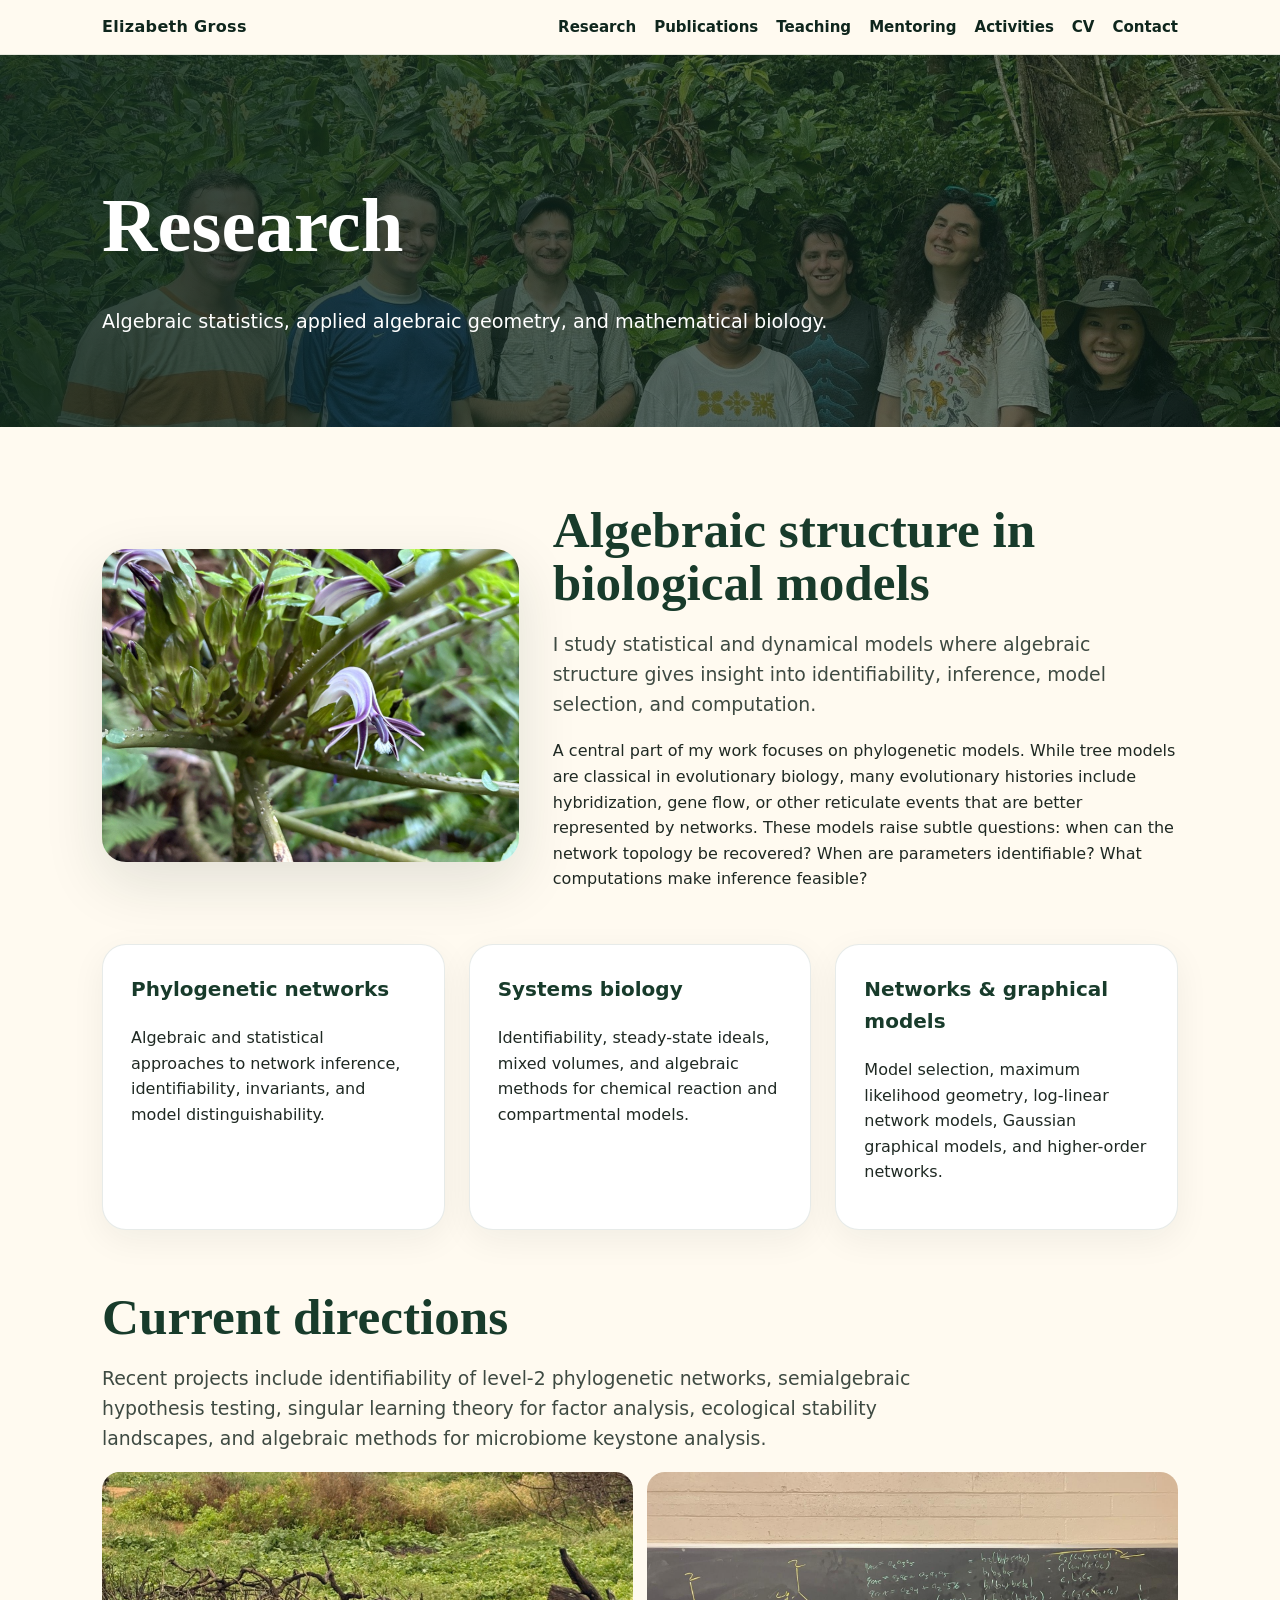
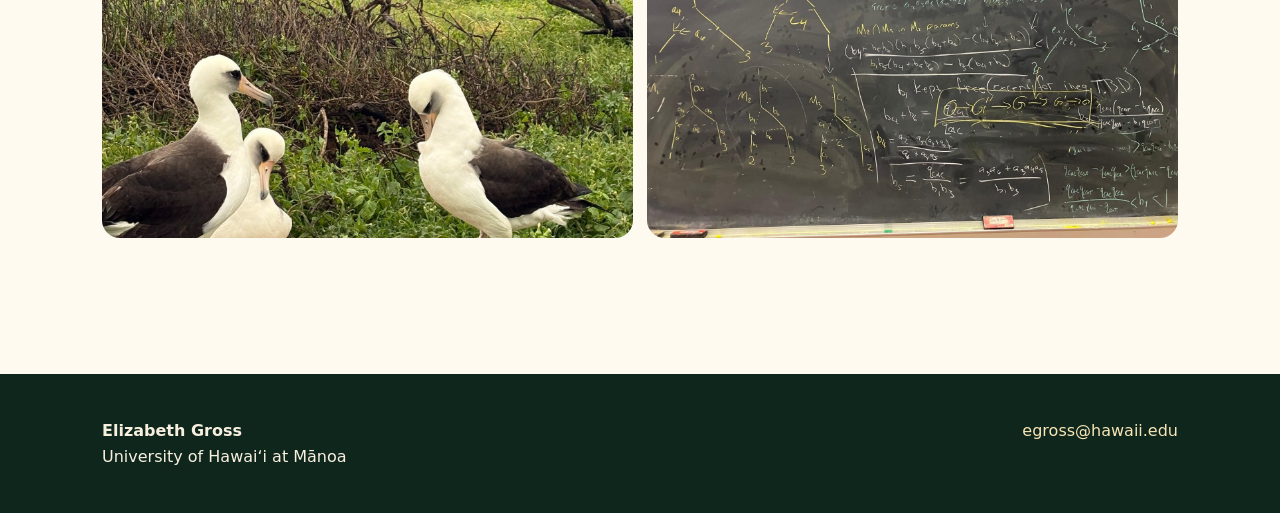
<file: research.html>
<!doctype html><html lang="en"><head><meta charset="utf-8"><meta name="viewport" content="width=device-width,initial-scale=1"><title>Research | Elizabeth Gross</title><link rel="stylesheet" href="assets/css/style.css"></head><body><header class="nav"><div class="nav-inner"><a class="brand" href="index.html">Elizabeth Gross</a><nav class="links"><a href="research.html">Research</a><a href="publications.html">Publications</a><a href="teaching.html">Teaching</a><a href="mentoring.html">Mentoring</a><a href="activities.html">Activities</a><a href="cv.html">CV</a><a href="contact.html">Contact</a></nav></div></header><section class="page-hero"><div class="section"><h1>Research</h1><p>Algebraic statistics, applied algebraic geometry, and mathematical biology.</p></div></section><main class="section"><div class="feature"><img src="assets/images/forest-flower.jpg" alt="Forest flower"><div><h2>Algebraic structure in biological models</h2><p class="lead">I study statistical and dynamical models where algebraic structure gives insight into identifiability, inference, model selection, and computation.</p><p>A central part of my work focuses on phylogenetic models. While tree models are classical in evolutionary biology, many evolutionary histories include hybridization, gene flow, or other reticulate events that are better represented by networks. These models raise subtle questions: when can the network topology be recovered? When are parameters identifiable? What computations make inference feasible?</p></div></div><div class="grid three" style="margin-top:36px"><div class="card"><h3>Phylogenetic networks</h3><p>Algebraic and statistical approaches to network inference, identifiability, invariants, and model distinguishability.</p></div><div class="card"><h3>Systems biology</h3><p>Identifiability, steady-state ideals, mixed volumes, and algebraic methods for chemical reaction and compartmental models.</p></div><div class="card"><h3>Networks & graphical models</h3><p>Model selection, maximum likelihood geometry, log-linear network models, Gaussian graphical models, and higher-order networks.</p></div></div><section style="margin-top:60px"><h2>Current directions</h2><p class="lead">Recent projects include identifiability of level-2 phylogenetic networks, semialgebraic hypothesis testing, singular learning theory for factor analysis, ecological stability landscapes, and algebraic methods for microbiome keystone analysis.</p><div class="gallery"><img class="span6" src="assets/images/albatross-family.jpg" alt="Albatross family"><img class="span6" src="assets/images/blackboard-phylo.jpg" alt="Phylogenetics blackboard"></div></section></main><footer class="footer"><div class="footer-inner"><div><strong>Elizabeth Gross</strong><br>University of Hawaiʻi at Mānoa</div><div><a href="mailto:egross@hawaii.edu">egross@hawaii.edu</a></div></div></footer></body></html>
</file>
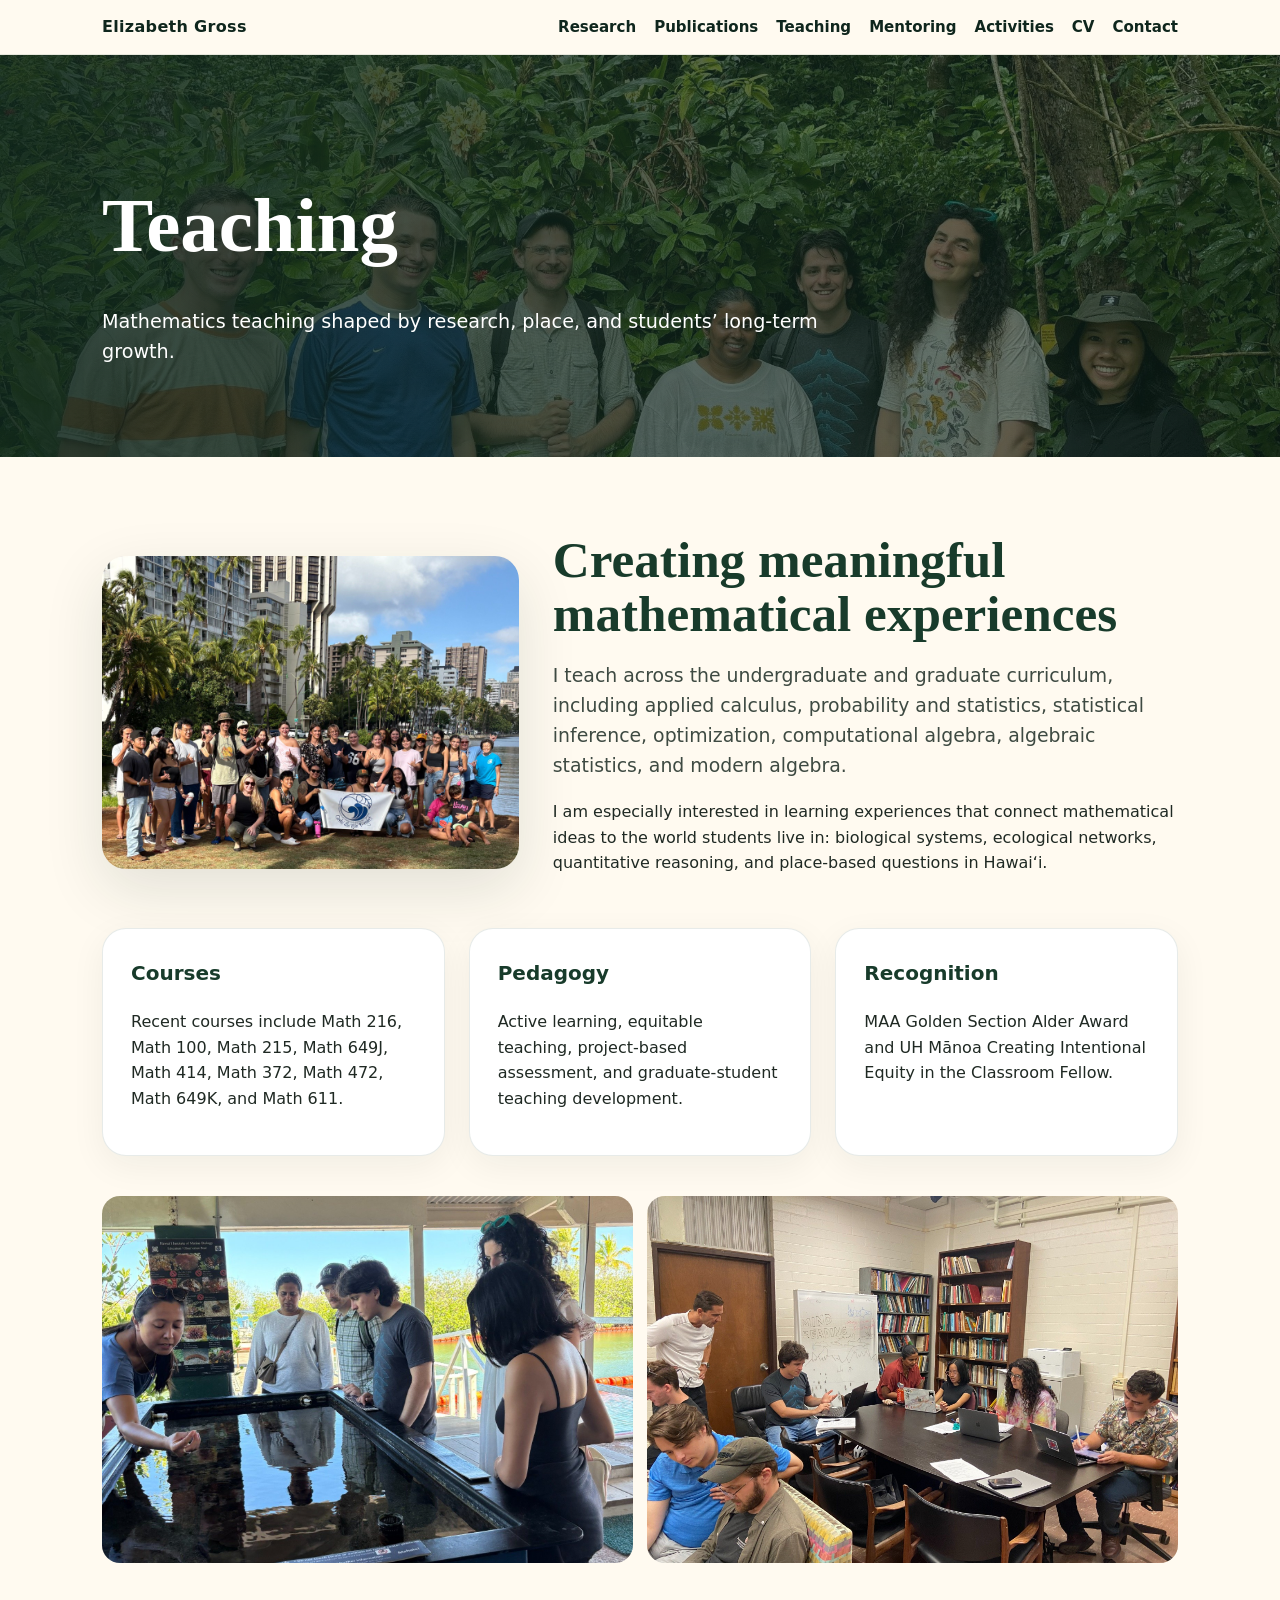
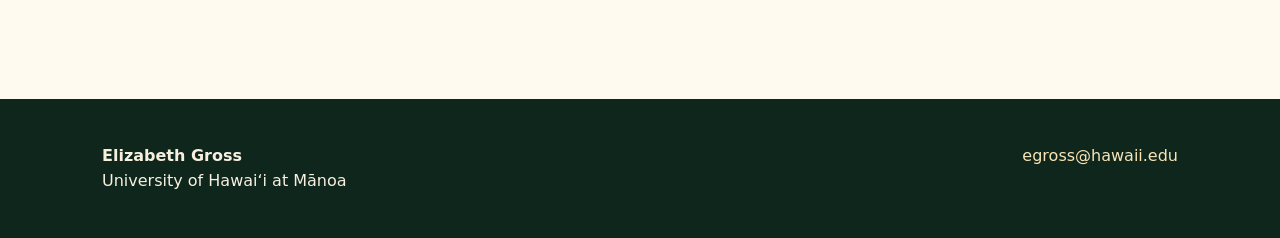
<file: teaching.html>
<!doctype html><html lang="en"><head><meta charset="utf-8"><meta name="viewport" content="width=device-width,initial-scale=1"><title>Teaching | Elizabeth Gross</title><link rel="stylesheet" href="assets/css/style.css"></head><body><header class="nav"><div class="nav-inner"><a class="brand" href="index.html">Elizabeth Gross</a><nav class="links"><a href="research.html">Research</a><a href="publications.html">Publications</a><a href="teaching.html">Teaching</a><a href="mentoring.html">Mentoring</a><a href="activities.html">Activities</a><a href="cv.html">CV</a><a href="contact.html">Contact</a></nav></div></header><section class="page-hero"><div class="section"><h1>Teaching</h1><p>Mathematics teaching shaped by research, place, and students’ long-term growth.</p></div></section><main class="section"><div class="feature"><img src="assets/images/ala-wai-group.jpg" alt="Ala Wai project group"><div><h2>Creating meaningful mathematical experiences</h2><p class="lead">I teach across the undergraduate and graduate curriculum, including applied calculus, probability and statistics, statistical inference, optimization, computational algebra, algebraic statistics, and modern algebra.</p><p>I am especially interested in learning experiences that connect mathematical ideas to the world students live in: biological systems, ecological networks, quantitative reasoning, and place-based questions in Hawaiʻi.</p></div></div><div class="grid three" style="margin-top:36px"><div class="card"><h3>Courses</h3><p>Recent courses include Math 216, Math 100, Math 215, Math 649J, Math 414, Math 372, Math 472, Math 649K, and Math 611.</p></div><div class="card"><h3>Pedagogy</h3><p>Active learning, equitable teaching, project-based assessment, and graduate-student teaching development.</p></div><div class="card"><h3>Recognition</h3><p>MAA Golden Section Alder Award and UH Mānoa Creating Intentional Equity in the Classroom Fellow.</p></div></div><div class="gallery" style="margin-top:40px"><img class="span6" src="assets/images/himb-learning.jpg" alt="Students learning at HIMB"><img class="span6" src="assets/images/research-meeting.jpg" alt="Students working in a research meeting"></div></main><footer class="footer"><div class="footer-inner"><div><strong>Elizabeth Gross</strong><br>University of Hawaiʻi at Mānoa</div><div><a href="mailto:egross@hawaii.edu">egross@hawaii.edu</a></div></div></footer></body></html>
</file>
<file: assets/css/style.css>
:root{
  --forest:#183b2b; --deep:#0f261d; --moss:#55725a; --fern:#789262; --sand:#f2eadc; --paper:#fffaf0; --ink:#1f2923; --muted:#68746b; --gold:#c49a47; --sky:#dfece9;
  --max:1120px; --radius:24px; --shadow:0 20px 60px rgba(15,38,29,.12);
}
*{box-sizing:border-box} html{scroll-behavior:smooth} body{margin:0;font-family:Inter, system-ui, -apple-system, Segoe UI, sans-serif;background:var(--paper);color:var(--ink);line-height:1.6} a{color:var(--forest);text-decoration:none} a:hover{text-decoration:underline} img{max-width:100%;display:block}
.nav{position:sticky;top:0;z-index:10;background:rgba(255,250,240,.92);backdrop-filter:blur(14px);border-bottom:1px solid rgba(24,59,43,.10)} .nav-inner{max-width:var(--max);margin:auto;display:flex;align-items:center;justify-content:space-between;padding:14px 22px}.brand{font-weight:800;letter-spacing:.02em;color:var(--deep)}.links{display:flex;gap:18px;flex-wrap:wrap;font-size:.94rem}.links a{color:var(--deep);font-weight:650}.hero{min-height:78vh;display:flex;align-items:flex-end;background:linear-gradient(90deg,rgba(10,31,23,.88),rgba(10,31,23,.45),rgba(10,31,23,.18)),url('../images/hero-ridge-ocean.jpg') center/cover no-repeat;color:white}.hero-inner{max-width:var(--max);margin:0 auto;padding:86px 22px 76px;display:grid;grid-template-columns:1.4fr .75fr;gap:44px;align-items:end}.eyebrow{font-size:.84rem;text-transform:uppercase;letter-spacing:.16em;color:#e9d7ac;font-weight:750}.hero h1{font-family:Georgia,serif;font-size:clamp(3.1rem,8vw,6.6rem);line-height:.92;margin:.18em 0}.tagline{font-size:clamp(1.15rem,2.3vw,1.55rem);max-width:790px;color:#f6f0e4}.hero-card{background:rgba(255,250,240,.94);color:var(--ink);padding:18px;border-radius:30px;box-shadow:var(--shadow)}.hero-card img{border-radius:22px;aspect-ratio:4/5;object-fit:cover}.hero-card p{margin:14px 4px 4px;font-weight:650;color:var(--forest)}.btns{display:flex;gap:12px;flex-wrap:wrap;margin-top:28px}.btn{display:inline-flex;align-items:center;padding:12px 18px;border-radius:999px;font-weight:750;border:1px solid rgba(255,255,255,.35);background:var(--sand);color:var(--deep)}.btn.dark{background:var(--forest);color:white}.section{max-width:var(--max);margin:auto;padding:76px 22px}.section h2{font-family:Georgia,serif;font-size:clamp(2.1rem,4vw,3.4rem);line-height:1.05;margin:0 0 18px;color:var(--forest)}.lead{font-size:1.18rem;color:#3e4a42;max-width:850px}.grid{display:grid;gap:24px}.grid.three{grid-template-columns:repeat(3,1fr)}.grid.two{grid-template-columns:repeat(2,1fr)}.card{background:white;border:1px solid rgba(24,59,43,.10);border-radius:var(--radius);padding:28px;box-shadow:0 10px 35px rgba(15,38,29,.06)}.card h3{margin-top:0;color:var(--forest);font-size:1.25rem}.stat{font-family:Georgia,serif;font-size:2.2rem;color:var(--forest);font-weight:bold}.feature{display:grid;grid-template-columns:.8fr 1.2fr;gap:34px;align-items:center}.feature img{border-radius:var(--radius);box-shadow:var(--shadow);aspect-ratio:4/3;object-fit:cover}.quote{background:var(--forest);color:white;border-radius:34px;padding:40px}.quote h2{color:white}.quote p{color:#f4ecd8}.kicker{color:var(--gold);text-transform:uppercase;letter-spacing:.14em;font-weight:800;font-size:.78rem}.pub-list{padding-left:0;list-style:none}.pub-list li{padding:14px 0;border-bottom:1px solid rgba(24,59,43,.12)}.pub-list strong{color:var(--forest)}.gallery{display:grid;grid-template-columns:repeat(12,1fr);gap:14px}.gallery img{width:100%;height:100%;object-fit:cover;border-radius:18px}.span4{grid-column:span 4;aspect-ratio:1.1}.span6{grid-column:span 6;aspect-ratio:1.45}.span8{grid-column:span 8;aspect-ratio:1.8}.footer{background:var(--deep);color:#f8f0df;margin-top:60px}.footer-inner{max-width:var(--max);margin:auto;padding:44px 22px;display:flex;justify-content:space-between;gap:24px;flex-wrap:wrap}.footer a{color:#f8e5b5}.page-hero{background:linear-gradient(90deg,rgba(15,38,29,.88),rgba(15,38,29,.55)),url('../images/forest-students.jpg') center/cover no-repeat;color:white}.page-hero .section{padding-top:110px;padding-bottom:70px}.page-hero h1{font-family:Georgia,serif;font-size:clamp(2.8rem,6vw,5rem);margin:0}.page-hero p{font-size:1.2rem;max-width:760px}.pill{display:inline-block;padding:7px 12px;border:1px solid rgba(24,59,43,.18);border-radius:999px;margin:4px;background:#fff}.timeline{border-left:3px solid var(--fern);padding-left:24px}.timeline div{margin-bottom:24px}.small{font-size:.93rem;color:var(--muted)}
@media(max-width:820px){.hero-inner,.feature,.grid.two,.grid.three{grid-template-columns:1fr}.hero{min-height:auto}.links{display:none}.gallery{grid-template-columns:1fr}.span4,.span6,.span8{grid-column:span 1}.section{padding:52px 20px}.hero-inner{padding-top:52px}}
.activities-hero{background:linear-gradient(90deg,rgba(15,38,29,.88),rgba(15,38,29,.50)),url('../images/himb-group-palms.jpg') center/cover no-repeat}.event-list{display:grid;gap:16px}.event-card{display:grid;grid-template-columns:160px 1fr;gap:22px;background:white;border:1px solid rgba(24,59,43,.12);border-radius:22px;padding:22px 24px;box-shadow:0 10px 35px rgba(15,38,29,.05);color:var(--ink)}.event-card:hover{text-decoration:none;transform:translateY(-1px);box-shadow:0 16px 45px rgba(15,38,29,.10)}.event-card strong{color:var(--forest);font-size:1.12rem}.event-date{font-weight:800;color:var(--gold);text-transform:uppercase;letter-spacing:.08em;font-size:.82rem}@media(max-width:700px){.event-card{grid-template-columns:1fr}.event-date{margin-bottom:-8px}}
</file>
